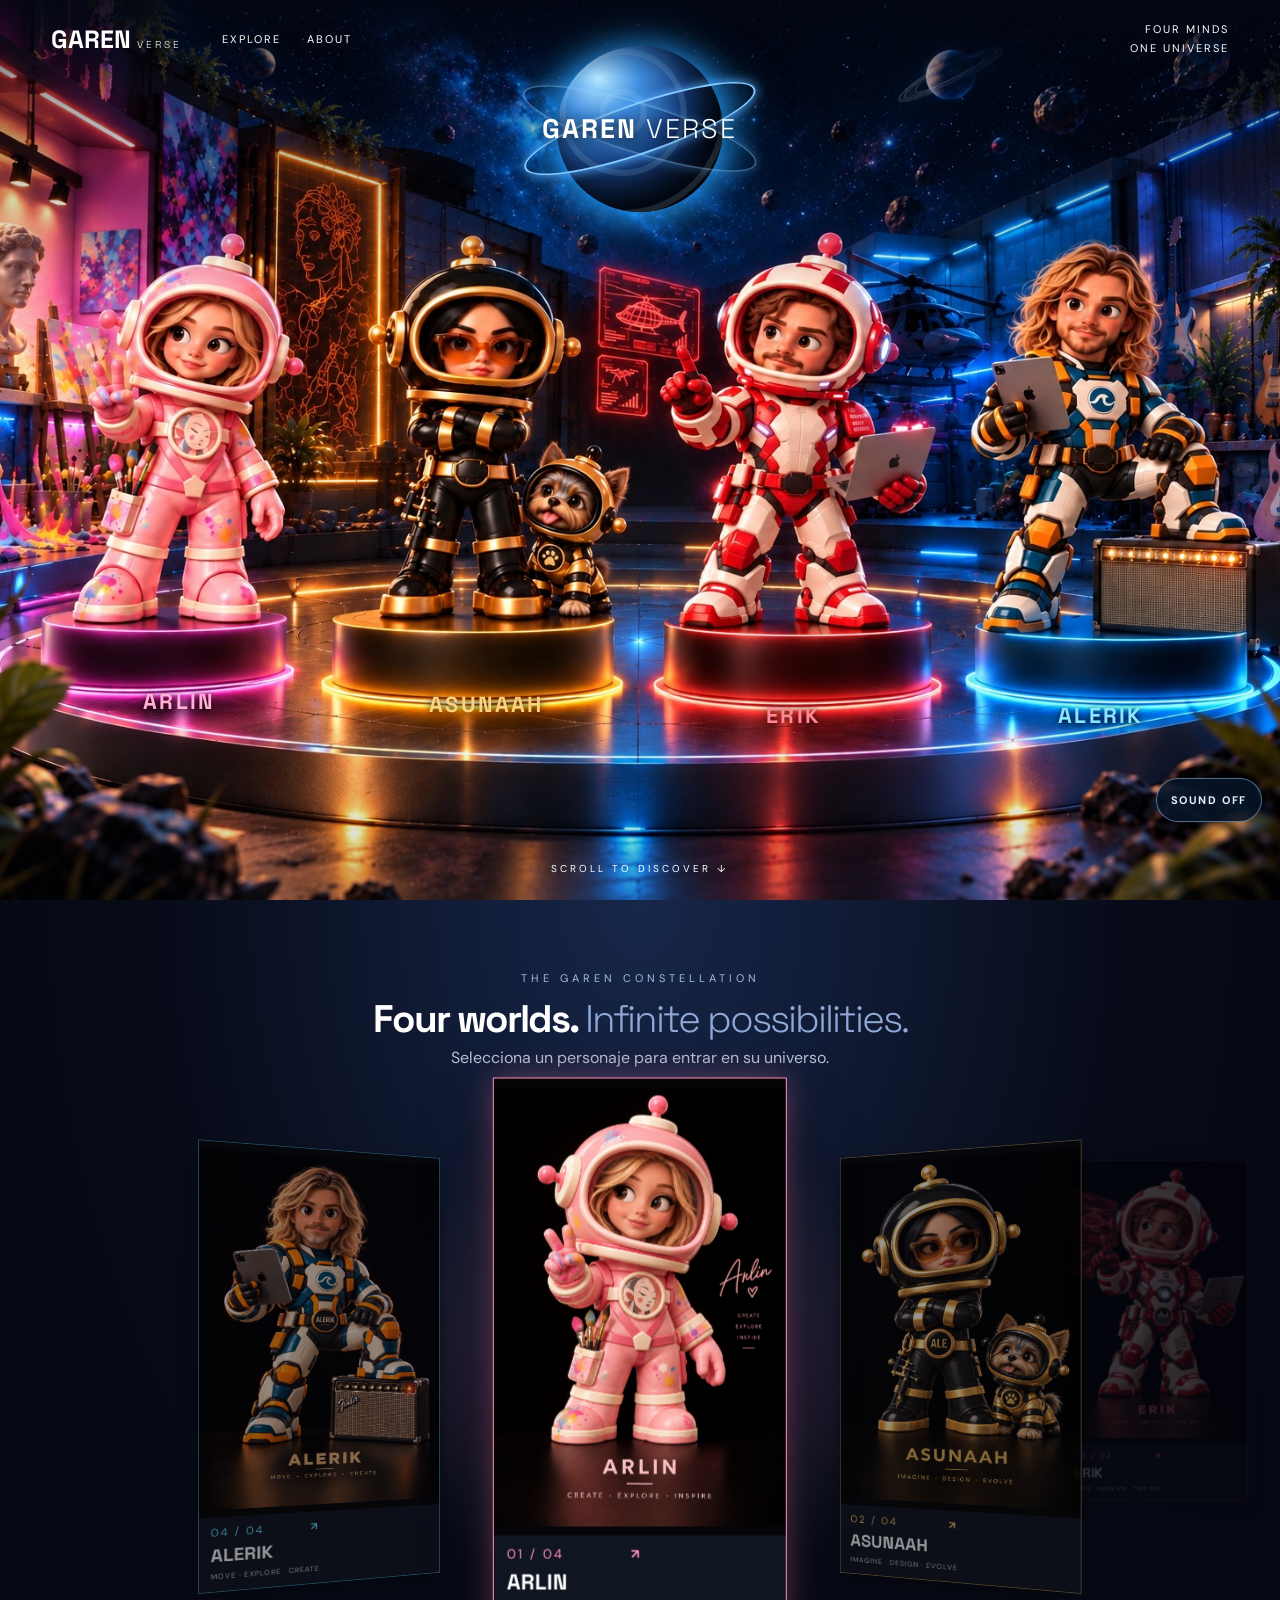
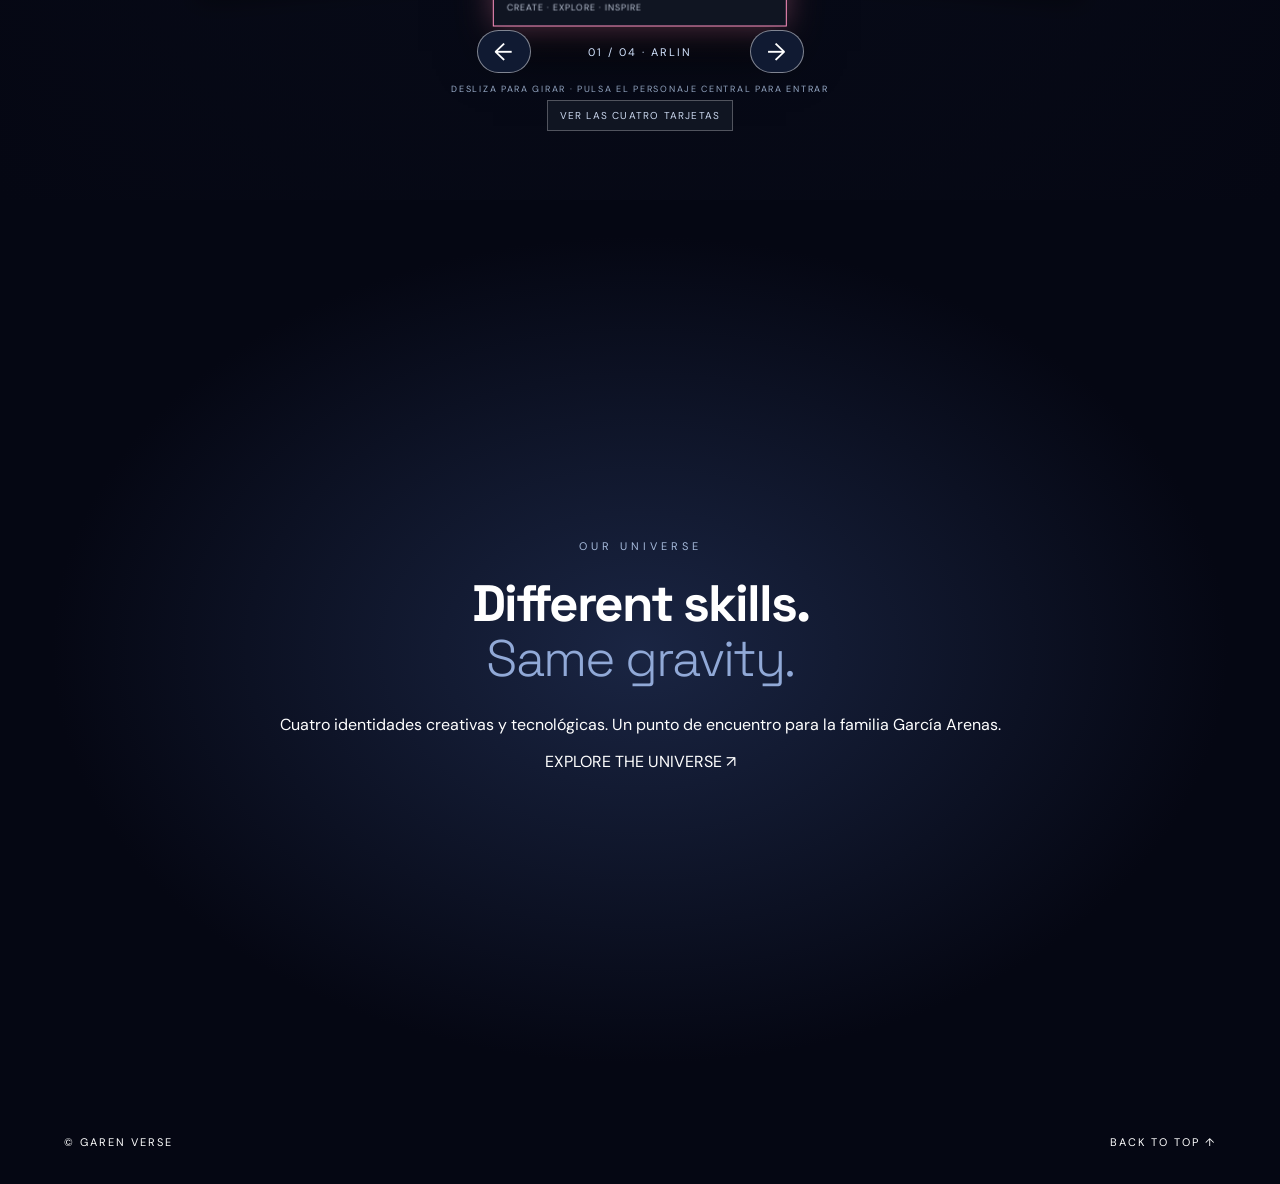
<file: index.html>
<!doctype html>
<html lang="es">
<head>
  <meta charset="utf-8">
  <meta name="viewport" content="width=device-width, initial-scale=1">
  <meta name="theme-color" content="#050713">
  <title>GAREN VERSE · Four Minds. One Universe.</title>
  <link rel="stylesheet" href="style.css?v=160">
<link rel="stylesheet" href="audio.css?v=17">
</head>
<body>
  <header>
    <a href="#home" class="logo" aria-label="GAREN VERSE, volver al inicio">GAREN <small>VERSE</small></a>
    <nav aria-label="Navegación principal"><a href="#explore">EXPLORE</a><a href="#about">ABOUT</a></nav>
    <span>FOUR MINDS<br>ONE UNIVERSE</span>
  </header>
  <main>
    <section id="home" class="hero" aria-label="Selecciona tu universo">
      <div class="stage" aria-hidden="true"></div>
      <div class="planet" aria-hidden="true"><div class="sphere"></div><div class="ring"></div><div class="ring ring2"></div><h1>GAREN <em>VERSE</em></h1></div>
      <div class="focus" aria-hidden="true"></div>
      <div class="labels" aria-hidden="true"><span>ARLIN</span><span>ASUNAAH</span><span>ERIK</span><span>ALERIK</span></div>
      <div class="hotspots" aria-label="Seleccionar universo"><button data-world="arlin" aria-label="Entrar en ARLIN"></button><button data-world="asunaah" aria-label="Entrar en ASUNAAH"></button><button data-world="erik" aria-label="Entrar en el universo de ERIK"></button><button data-world="alerik" aria-label="Entrar en ALERIK"></button></div>
      <a class="scroll" href="#explore">SCROLL TO DISCOVER ↓</a>
    </section>
    <section id="explore"><div class="intro"><p>THE GAREN CONSTELLATION</p><h2>Four worlds. <em>Infinite possibilities.</em></h2><p>Selecciona un personaje para entrar en su universo.</p></div><div class="orbit-shell" id="orbit-shell" aria-label="Selector orbital de universos">
  <div class="orbit-halo" aria-hidden="true"></div>
  <div class="cards orbit-cards" id="cards" aria-label="Personajes; usa las flechas para cambiar de selección"></div>
  <div class="orbit-controls" aria-label="Controles de la constelación">
    <button type="button" id="orbit-prev" class="orbit-arrow" aria-label="Personaje anterior">←</button>
    <span id="orbit-status" class="orbit-status" aria-live="polite"></span>
    <button type="button" id="orbit-next" class="orbit-arrow" aria-label="Personaje siguiente">→</button>
  </div>
  <p class="orbit-hint">DESLIZA PARA GIRAR · PULSA EL PERSONAJE CENTRAL PARA ENTRAR</p>
  <button type="button" id="orbit-layout" class="orbit-layout" aria-pressed="false">VER LAS CUATRO TARJETAS</button>
</div></section>
    <section id="about"><p>OUR UNIVERSE</p><h2 class="about-heartbeat"><span class="heartbeat-primary">Different skills.</span><br><em class="heartbeat-secondary">Same gravity.</em></h2><p>Cuatro identidades creativas y tecnológicas. Un punto de encuentro para la familia García Arenas.</p><a href="#explore">EXPLORE THE UNIVERSE ↗</a></section>
  </main>
  <footer><span>© GAREN VERSE</span><a href="#home">BACK TO TOP ↑</a></footer>
  <section id="world" hidden aria-label="Universo del personaje" aria-modal="true" role="dialog">
    <button id="back" type="button">← BACK TO GAREN VERSE</button>
    <div class="world-layout"><div class="world-copy">
      <p class="world-kicker">WELCOME TO THE UNIVERSE OF</p>
      <h2 id="world-name"></h2><p id="world-tag"></p><p id="world-desc"></p>
      <div id="world-portal-slot" aria-live="polite"></div>
    </div><img id="world-img" alt=""></div>
  </section>
  <div id="flash" aria-hidden="true"></div>
  <script src="app.js?v=162" defer></script> 
  <script src="audio.js?v=171" defer></script>
</body>
</html>
</file>
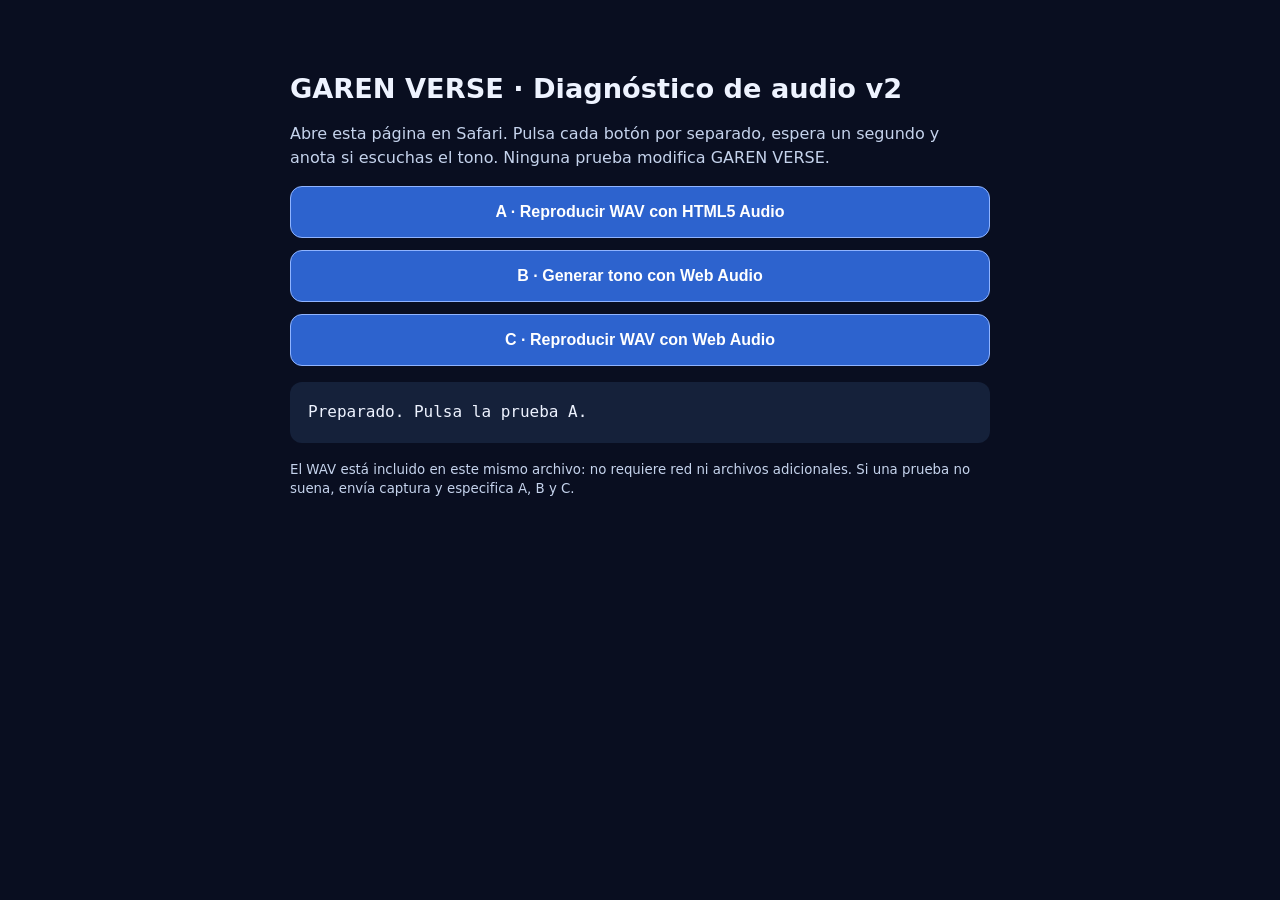
<file: audio-test-v2.html>
<!doctype html><html lang="es"><head><meta charset="utf-8"><meta name="viewport" content="width=device-width,initial-scale=1"><title>GAREN VERSE · Audio diagnostic v2</title><style>body{margin:0;background:#090e20;color:#eef3ff;font:16px system-ui,-apple-system,sans-serif}main{max-width:700px;margin:35px auto;padding:20px}h1{font-size:1.7rem}p{color:#c5d3ec;line-height:1.5}button{display:block;width:100%;padding:16px;margin:12px 0;background:#2d63ce;color:white;border:1px solid #90b4ff;border-radius:12px;font-size:1rem;font-weight:650}pre{white-space:pre-wrap;overflow-wrap:anywhere;background:#15213a;padding:18px;border-radius:12px;line-height:1.55}label{display:block;margin-top:20px}small{color:#c5d3ec}</style></head><body><main><h1>GAREN VERSE · Diagnóstico de audio v2</h1><p>Abre esta página en Safari. Pulsa cada botón por separado, espera un segundo y anota si escuchas el tono. Ninguna prueba modifica GAREN VERSE.</p><button id="html">A · Reproducir WAV con HTML5 Audio</button><button id="osc">B · Generar tono con Web Audio</button><button id="decoded">C · Reproducir WAV con Web Audio</button><pre id="log" role="status" aria-live="polite">Preparado. Pulsa la prueba A.</pre><small>El WAV está incluido en este mismo archivo: no requiere red ni archivos adicionales. Si una prueba no suena, envía captura y especifica A, B y C.</small><script>
'use strict';
const wav='[data-uri]';
const log=document.querySelector('#log');
let ctx;
const say=s=>{log.textContent+='\n'+s;};
const getCtx=()=>{const Cls=window.AudioContext||window.webkitAudioContext;if(!Cls)throw new Error('AudioContext no disponible');return ctx ||=new Cls();};
const resume=async c=>{say('Estado inicial: '+c.state);await c.resume();say('Estado tras resume(): '+c.state);};
document.querySelector('#html').onclick=async()=>{log.textContent='A · HTML5 Audio';try{const a=new Audio(wav);a.volume=1;await a.play();say('play() resuelto; paused='+a.paused+'; volumen='+a.volume);a.onended=()=>say('Reproducción terminada');a.onerror=()=>say('Error HTML5: '+(a.error?.message||'desconocido'));}catch(e){say('ERROR: '+e.name+': '+e.message);}};
document.querySelector('#osc').onclick=async()=>{log.textContent='B · Oscilador Web Audio';try{const c=getCtx();const o=c.createOscillator(),g=c.createGain();o.type='sine';o.frequency.value=440;g.gain.value=.35;o.connect(g).connect(c.destination);const t=c.currentTime+.05;o.start(t);o.stop(t+.7);await resume(c);say('Oscilador programado; sampleRate='+c.sampleRate);o.onended=()=>say('Oscilador finalizado; estado='+c.state);}catch(e){say('ERROR: '+e.name+': '+e.message);}};
document.querySelector('#decoded').onclick=async()=>{log.textContent='C · WAV decodificado Web Audio';try{const c=getCtx();const data=await(await fetch(wav)).arrayBuffer();const decoded=await c.decodeAudioData(data);say('WAV decodificado: '+decoded.duration.toFixed(2)+' s');const source=c.createBufferSource(),g=c.createGain();source.buffer=decoded;g.gain.value=1;source.connect(g).connect(c.destination);source.start();await resume(c);say('BufferSource iniciado; estado='+c.state);source.onended=()=>say('BufferSource finalizado');}catch(e){say('ERROR: '+e.name+': '+e.message);}};
</script></main></body></html>
</file>
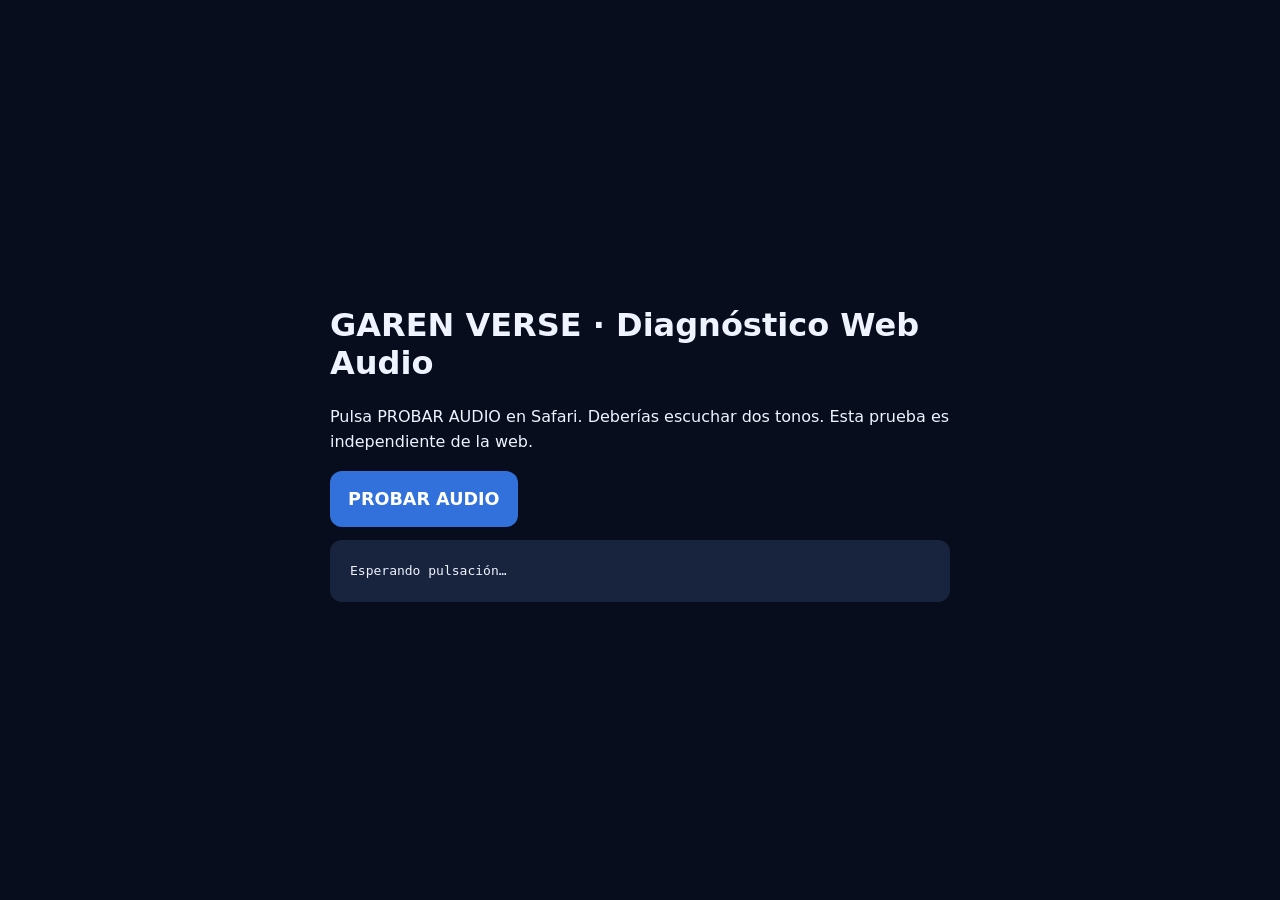
<file: audio-test.html>
<!doctype html>
<html lang="es"><head><meta charset="utf-8"><meta name="viewport" content="width=device-width,initial-scale=1"><title>GAREN VERSE · Diagnóstico de audio</title><style>body{font-family:system-ui;background:#080d1d;color:#eef3ff;margin:0;min-height:100vh;display:grid;place-items:center}main{width:min(620px,90vw)}button{font:700 1.1rem system-ui;padding:18px;border:0;border-radius:12px;background:#3271db;color:white}pre{white-space:pre-wrap;overflow-wrap:anywhere;background:#18243d;padding:20px;border-radius:12px;line-height:1.7}p{line-height:1.6}</style></head><body><main><h1>GAREN VERSE · Diagnóstico Web Audio</h1><p>Pulsa PROBAR AUDIO en Safari. Deberías escuchar dos tonos. Esta prueba es independiente de la web.</p><button id="test">PROBAR AUDIO</button><pre id="status" role="status" aria-live="polite">Esperando pulsación…</pre></main><script>
(()=>{'use strict';const btn=document.getElementById('test'),out=document.getElementById('status');let ctx;const log=x=>out.textContent+='\n'+x;btn.addEventListener('click',async()=>{btn.disabled=true;out.textContent='Prueba iniciada por pulsación.';try{const AC=window.AudioContext||window.webkitAudioContext;log('AudioContext disponible: '+!!AC);if(!AC)return;ctx ||= new AC();log('Estado inicial: '+ctx.state);log('Sample rate: '+ctx.sampleRate);const pending=ctx.state==='running'?Promise.resolve():ctx.resume();const start=ctx.currentTime+0.1;for(let i=0;i<2;i++){const t=start+i*.38,osc=ctx.createOscillator(),gain=ctx.createGain();osc.frequency.value=i?660:440;gain.gain.setValueAtTime(.0001,t);gain.gain.exponentialRampToValueAtTime(.17,t+.03);gain.gain.exponentialRampToValueAtTime(.0001,t+.28);osc.connect(gain).connect(ctx.destination);osc.start(t);osc.stop(t+.3)}await Promise.race([pending,new Promise((_,rej)=>setTimeout(()=>rej(new Error('resume() no respondió en 3 segundos')),3000))]);log('Estado tras resume(): '+ctx.state);await new Promise(r=>setTimeout(r,900));log('Estado final: '+ctx.state);log('¿Has escuchado dos tonos? Indícalo al responder.')}catch(e){log('ERROR: '+e.name+': '+e.message)}finally{btn.disabled=false}})})();
</script></body></html>
</file>
<file: style.css>
@import url('https://fonts.googleapis.com/css2?family=DM+Sans:wght@400;700&family=Space+Grotesk:wght@300;700&display=swap');
:root{color-scheme:dark;--bg:#050713}*{box-sizing:border-box}html{scroll-behavior:smooth}body{margin:0;background:var(--bg);color:#fff;font-family:'DM Sans',sans-serif}body.world-open{overflow:hidden}a{color:inherit;text-decoration:none}button{font:inherit;cursor:pointer}a:focus-visible,button:focus-visible{outline:3px solid #a9ddff;outline-offset:4px}
header{position:absolute;z-index:10;inset:0 0 auto;display:flex;align-items:center;gap:40px;padding:20px 4%;background:linear-gradient(#030714b9,transparent)}.logo{font:700 25px 'Space Grotesk',sans-serif;white-space:nowrap}.logo small{font-size:10px;letter-spacing:3px;font-weight:300}nav{display:flex;gap:26px}nav a,header>span{font-size:11px;letter-spacing:2px}header>span{margin-left:auto;text-align:right;line-height:1.7}
.hero{position:relative;height:100svh;min-height:620px;max-height:1100px;overflow:hidden;--accent:#8df;--fx:50%;--fy:60%}.stage{position:absolute;inset:0;background:#030815 url('assets/stage.jpg?v=145') center/cover no-repeat;transform-origin:var(--fx) var(--fy);transition:transform .65s}.hero:after{content:'';position:absolute;inset:0;pointer-events:none;background:linear-gradient(#01061280,transparent 32%,transparent 80%,#01061230)}
.planet{position:absolute;z-index:2;top:1.5%;left:50%;width:clamp(190px,18vw,245px);aspect-ratio:1;transform:translateX(-50%);filter:drop-shadow(0 0 18px #18afff88);pointer-events:none}.sphere{position:absolute;inset:14%;border-radius:50%;background:radial-gradient(circle at 25% 20%,#b5e7ff,#418fe0 22%,#153d7c 48%,#07142d 78%,#020816);box-shadow:inset -20px -20px 35px #000c,0 0 35px #2c9cff}.sphere:after{content:'';position:absolute;inset:0;border-radius:50%;background:repeating-radial-gradient(ellipse at 40% 40%,transparent 0 17px,#c1eaff23 18px 23px,transparent 24px 40px);animation:spin 50s linear infinite}.ring{position:absolute;left:-3%;right:-3%;top:39%;height:22%;border:2px solid #83caff;border-radius:50%;transform:rotate(-19deg);box-shadow:0 0 12px #56aaff;animation:pulse 6s ease-in-out infinite alternate}.ring2{transform:rotate(17deg);opacity:.4}.planet h1{position:absolute;z-index:3;top:50%;left:50%;transform:translate(-50%,-50%);margin:0;white-space:nowrap;font:700 clamp(19px,2.1vw,30px) 'Space Grotesk',sans-serif;letter-spacing:2px;text-shadow:0 2px 15px #000}.planet h1 em{font-style:normal;font-weight:300}
.labels{position:absolute;z-index:4;left:2%;right:2%;bottom:19%;display:grid;grid-template-columns:repeat(4,1fr);text-align:center;pointer-events:none}.labels span{font:700 clamp(12px,1.7vw,24px) 'Space Grotesk',sans-serif;letter-spacing:.1em;text-shadow:0 2px 9px #000}.labels span:nth-child(1){color:#ffb0d4}.labels span:nth-child(2){color:#ffd17c}.labels span:nth-child(3){color:#ff8896}.labels span:nth-child(4){color:#8ce5ff}.hotspots{position:absolute;z-index:5;inset:30% 2% 12%;display:grid;grid-template-columns:repeat(4,1fr)}.hotspots button{border:0;background:transparent}.focus{position:absolute;z-index:4;left:var(--fx);top:var(--fy);width:min(23vw,320px);aspect-ratio:1;transform:translate(-50%,-50%) scale(.7);border:2px solid var(--accent);border-radius:50%;box-shadow:0 0 24px var(--accent);opacity:0;pointer-events:none;transition:opacity .3s,transform .55s}.focus:after{content:'';position:absolute;inset:15%;border:1px solid var(--accent);border-radius:50%;transform:rotate(60deg) scaleY(.45)}.hero.target .focus{opacity:1;transform:translate(-50%,-50%) scale(1)}.hero.launch .focus{transform:translate(-50%,-50%) scale(2.5) rotate(130deg)}.hero.launch .stage{transform:scale(1.13)}.scroll{position:absolute;z-index:6;bottom:25px;left:50%;transform:translateX(-50%);font-size:10px;letter-spacing:3px;white-space:nowrap}
#explore{min-height:100svh;padding:clamp(28px,4svh,56px) 5% 35px;display:flex;flex-direction:column;justify-content:center;text-align:center;background:radial-gradient(ellipse at top,#17274a,#070a17 55%,#050713)}.intro>p:first-child,#about>p:first-child{font-size:11px;letter-spacing:4px;color:#a7bbdc}.intro>p:first-child{margin:0 0 12px}h2{font:700 clamp(34px,4vw,65px)/1.08 'Space Grotesk',sans-serif;letter-spacing:-2px;margin:12px 0}h2 em{font-weight:300;font-style:normal;color:#91a9d7}.intro h2{margin:0 0 12px;font-size:clamp(28px,3.6vw,52px);line-height:1.12}.intro>p:last-child{margin:0 0 20px;color:#b7c1d3}.cards{display:grid;grid-template-columns:repeat(4,minmax(0,1fr));gap:18px;max-width:1450px;width:100%;margin:0 auto}.card{padding:0;min-width:0;text-align:left;color:#fff;background:#101522;border:1px solid #ffffff25;display:flex;flex-direction:column;transition:transform .3s,border-color .3s}.card:hover,.card:focus-visible{transform:translateY(-5px);border-color:var(--accent)}.card img{display:block;width:100%;height:min(49svh,500px);object-fit:contain;object-position:center;background:#000}.card-text{padding:12px 16px;display:flex;flex-direction:column;gap:8px;flex:1}.card-text small{color:var(--accent);letter-spacing:2px}.card-text b{float:right}.card-name{font:700 22px 'Space Grotesk',sans-serif}.card-tag{font-size:10px;letter-spacing:1px;color:#bbc4d5}
#about{min-height:100vh;min-height:100svh;padding:60px 20px;display:flex;flex-direction:column;align-items:center;justify-content:center;text-align:center;background:radial-gradient(#1a2543,#050713 65%)}
#world{position:fixed;z-index:20;inset:0;overflow:auto;background:radial-gradient(ellipse at 70% 50%,color-mix(in srgb,var(--accent),transparent 79%),transparent 50%),#050713}#world[hidden]{display:none}#back{position:absolute;top:32px;left:5%;z-index:2;border:0;background:transparent;color:white;font-size:12px;letter-spacing:2px}.world-layout{min-height:100svh;display:grid;grid-template-columns:1fr 1fr;align-items:center;gap:5%;max-width:1250px;margin:auto;padding:95px 6% 45px}.world-layout h2{font-size:clamp(50px,8vw,112px);color:var(--accent);margin:12px 0}.world-kicker{font-size:12px;letter-spacing:2.5px;color:#a7bbdc}#world-tag{letter-spacing:3px;font-size:12px}#world-desc{max-width:470px;color:#c2c9d9;line-height:1.9;margin:25px 0 14px}.world-layout>img{max-height:75svh;max-width:100%;object-fit:contain;justify-self:center}
/* The portal replaces the old rectangular link. Image and text are a single component. */
#world-portal-slot{margin-top:18px;min-height:185px}.portal-entry{--portal-size:clamp(120px,12vw,174px);display:inline-flex;align-items:center;gap:20px;max-width:100%;color:var(--accent);text-align:left;position:relative;border-radius:20px;padding:6px 12px 6px 0}.portal-active{cursor:pointer}.portal-pending{cursor:default;color:#b8bfce}.portal-visual{display:block;flex:0 0 var(--portal-size);width:var(--portal-size);height:var(--portal-size);position:relative;isolation:isolate}.portal-visual::before{content:'';position:absolute;inset:7%;border-radius:50%;background:var(--accent);filter:blur(22px);opacity:.12;transition:opacity .3s}.portal-visual img{position:relative;display:block;width:100%;height:100%;object-fit:contain;animation:portalFloat 4s ease-in-out infinite;filter:drop-shadow(0 0 7px color-mix(in srgb,var(--accent),transparent 65%))}.portal-copy{display:flex;flex-direction:column;gap:9px;min-width:0;letter-spacing:1.6px}.portal-copy strong{font-size:clamp(11px,1.15vw,15px);line-height:1.45}.portal-copy>span{font-size:11px;letter-spacing:1.1px;color:#d0d4e0}.portal-active .portal-copy>span{color:var(--accent)}.portal-active:focus-visible{outline:3px solid var(--accent);outline-offset:3px}.portal-active.portal-activating .portal-visual img{animation:none;transform:scale(.95);filter:drop-shadow(0 0 20px var(--accent))}.portal-active.portal-activating .portal-visual::before{opacity:.65}
@media(hover:hover) and (pointer:fine){.portal-active:hover .portal-visual::before{opacity:.48}.portal-active:hover .portal-visual img{animation:none;transform:translateY(-6px) scale(1.045);filter:drop-shadow(0 0 16px var(--accent));transition:transform .3s ease,filter .3s ease}.portal-active:hover .portal-copy strong{text-shadow:0 0 12px var(--accent)}}
#flash{position:fixed;inset:0;z-index:30;pointer-events:none;opacity:0;background:#07101d;clip-path:circle(0 at var(--lx,50%) var(--ly,50%));transition:clip-path .55s,opacity .55s}#flash.on{opacity:.93;clip-path:circle(150% at var(--lx,50%) var(--ly,50%))}
@keyframes spin{to{transform:rotate(360deg)}}@keyframes pulse{to{opacity:.5}}@keyframes portalFloat{0%,100%{transform:translateY(0)}50%{transform:translateY(-4px)}}
@media(max-width:800px){header{gap:15px}nav{gap:12px}header>span{display:none}.hero{height:76svh;min-height:490px}.planet{width:220px}.cards{grid-template-columns:repeat(2,minmax(0,1fr))}.card img{height:clamp(180px,38svh,340px)}.world-layout{grid-template-columns:1fr;text-align:center}.world-layout>img{max-height:45svh;margin:auto}.portal-entry{text-align:left}.portal-visual{--portal-size:150px}}
@media(max-width:600px){#explore{min-height:auto}.cards{gap:10px}.card-text{padding:10px}.card-name{font-size:17px}.card img{height:clamp(185px,36svh,310px)}.planet{top:3%;width:160px}.world-layout{padding:95px 5% 40px}.world-layout h2{font-size:clamp(44px,14vw,70px)}#world-portal-slot{min-height:155px}.portal-visual{--portal-size:130px}.portal-entry{gap:12px}.portal-copy strong{font-size:11px}}
@media(max-width:480px){header{flex-wrap:wrap}.logo{font-size:20px}nav{margin-left:auto;gap:9px}.hero{height:75svh;min-height:440px}.stage{background-size:auto 100%}.planet h1{font-size:18px}.labels{display:none}.hotspots{inset:auto 2% 7%;height:52px;gap:4px}.hotspots button{border-radius:12px;background:#050b1dcc;border:1px solid #6bf;color:white;font-size:10px}.hotspots button:nth-child(1):before{content:'ARLIN'}.hotspots button:nth-child(2):before{content:'ASUNAAH'}.hotspots button:nth-child(3):before{content:'ERIK'}.hotspots button:nth-child(4):before{content:'ALERIK'}.scroll{display:none}}
@media(max-height:650px) and (min-width:801px){.card img{height:42svh}.intro h2{font-size:32px}.portal-visual{--portal-size:130px}#world-portal-slot{min-height:145px}}
@media(prefers-reduced-motion:reduce){*,*::before,*::after{animation:none!important;transition:none!important;scroll-behavior:auto!important}.portal-active:hover .portal-visual img{transform:none}}

/* GAREN VERSE 1.5.5 — Alineación independiente de rótulos sobre los pedestales.
   La imagen de fondo y las zonas interactivas permanecen intactas. */
.labels span:nth-child(1){transform:translateY(-14px)}
.labels span:nth-child(2){transform:translateY(-11px)}
.labels span:nth-child(3),.labels span:nth-child(4){transform:translateY(0)}

/* Halo cálido expansivo. Las capas radiales hacen visible la luz en el fondo oscuro,
   no solo alrededor de los contornos de las letras. */
#about .about-heartbeat{position:relative;isolation:isolate}
#about .about-heartbeat .heartbeat-primary,
#about .about-heartbeat .heartbeat-secondary{
  position:relative;display:inline-block;transform-origin:center;
  z-index:0;backface-visibility:hidden;
}
#about .about-heartbeat .heartbeat-primary::before,
#about .about-heartbeat .heartbeat-secondary::before{
  content:"";position:absolute;z-index:-1;pointer-events:none;
  inset:-38% -16%;border-radius:50%;opacity:0;
  background:radial-gradient(ellipse at center,
    rgba(255,233,155,.70) 0%,rgba(255,198,78,.48) 23%,
    rgba(246,166,52,.23) 48%,transparent 75%);
  filter:blur(22px);transform:scale(.83);
}
#about .heartbeat-primary{animation:garen-heartbeat-primary 3.4s ease-in-out infinite}
#about .heartbeat-secondary{animation:garen-heartbeat-secondary 3.4s ease-in-out infinite}
#about .heartbeat-primary::before{animation:garen-gold-aura-primary 3.4s ease-in-out infinite}
#about .heartbeat-secondary::before{animation:garen-gold-aura-secondary 3.4s ease-in-out infinite}
@keyframes garen-heartbeat-primary{
  0%,12%,35%,100%{transform:scale(1);text-shadow:none}
  18%,23%{transform:scale(1.027);text-shadow:0 0 9px #fff0bf,0 0 25px #ffcf70,0 0 48px rgba(255,188,65,.9),0 0 80px rgba(245,162,40,.65)}
  30%{transform:scale(1.008);text-shadow:0 0 13px rgba(255,210,100,.42)}
}
@keyframes garen-heartbeat-secondary{
  0%,25%,52%,100%{transform:scale(1);text-shadow:none}
  34%,39%{transform:scale(1.028);text-shadow:0 0 10px #fff0bc,0 0 27px #ffd073,0 0 54px rgba(255,187,65,.9),0 0 85px rgba(245,164,39,.68)}
  46%{transform:scale(1.008);text-shadow:0 0 15px rgba(255,212,107,.45)}
}
@keyframes garen-gold-aura-primary{
  0%,12%,35%,100%{opacity:0;transform:scale(.83)}
  18%,23%{opacity:1;transform:scale(1.13)}
  30%{opacity:.25;transform:scale(1.28)}
}
@keyframes garen-gold-aura-secondary{
  0%,25%,52%,100%{opacity:0;transform:scale(.83)}
  34%,39%{opacity:1;transform:scale(1.16)}
  46%{opacity:.25;transform:scale(1.3)}
}
@media(prefers-reduced-motion:reduce){
  #about .heartbeat-primary,#about .heartbeat-secondary,
  #about .heartbeat-primary::before,#about .heartbeat-secondary::before{
    animation:none!important;transform:none!important;text-shadow:none!important;
  }
  #about .heartbeat-primary::before,#about .heartbeat-secondary::before{opacity:0!important}
}

/* GAREN VERSE 1.6 — ORBITAL EXPLORE; scoped exclusively to the Explore section. */
#explore{min-height:100svh;min-height:100dvh;overflow:hidden;padding:clamp(18px,2.5svh,34px) 3.5% 20px;justify-content:center}
#explore .intro h2{font-size:clamp(26px,3vw,43px);margin-bottom:7px}
#explore .intro>p:last-child{margin-bottom:9px}
.orbit-shell{position:relative;max-width:1450px;width:100%;margin:0 auto;isolation:isolate;--orbit-accent:#ff91c0}
.orbit-halo{position:absolute;pointer-events:none;left:50%;top:42%;width:min(72vw,750px);height:min(50vw,460px);transform:translate(-50%,-50%);background:radial-gradient(ellipse,color-mix(in srgb,var(--orbit-accent),transparent 80%),transparent 68%);filter:blur(28px);opacity:.75;transition:background .5s}
#explore .orbit-cards{position:relative;display:block;width:100%;height:clamp(390px,61svh,610px);max-width:none;perspective:1300px;touch-action:pan-y;user-select:none;-webkit-user-select:none;overflow:visible}
#explore .orbit-cards .card{position:absolute;left:50%;top:50%;width:clamp(190px,23vw,315px);height:min(100%,590px);max-height:100%;display:flex;transform:translate(-50%,-50%) translateX(var(--orbit-x,0px)) translateY(var(--orbit-y,0px)) scale(var(--orbit-scale,1)) rotateY(var(--orbit-angle,0deg));opacity:var(--orbit-opacity,1);z-index:var(--orbit-z,2);filter:brightness(var(--orbit-brightness,1));border-color:color-mix(in srgb,var(--accent),transparent 50%);box-shadow:0 12px 32px #0008;transition:transform .62s cubic-bezier(.2,.75,.2,1),opacity .5s,filter .5s,border-color .3s,box-shadow .3s;backface-visibility:hidden;-webkit-backface-visibility:hidden;overflow:hidden;cursor:pointer}
#explore .orbit-cards .card[data-orbit-position="0"]{border-color:var(--accent);box-shadow:0 0 30px color-mix(in srgb,var(--accent),transparent 66%),0 25px 50px #000b}
#explore .orbit-cards .card:hover{border-color:var(--accent)}
#explore .orbit-cards .card:focus-visible{outline:3px solid #d5f5ff;outline-offset:5px}
#explore .orbit-cards .card img{height:0;min-height:0;flex:1 1 auto;object-fit:contain;object-position:center;background:#050508;pointer-events:none}
#explore .orbit-cards .card-text{flex:0 0 auto;gap:6px;padding:10px 13px 12px;background:#101522;pointer-events:none}
#explore .orbit-cards .card-name{font-size:clamp(17px,1.7vw,23px)}
#explore .orbit-cards .card-tag{font-size:9px}
.orbit-controls{display:flex;justify-content:center;align-items:center;gap:22px;margin-top:4px;position:relative;z-index:6}
.orbit-arrow{height:43px;width:54px;border:1px solid #ffffff77;background:#101a32;color:white;border-radius:24px;font-size:24px;transition:background .2s,border-color .2s}
.orbit-arrow:hover,.orbit-arrow:focus-visible{background:#24365b;border-color:#b9dcff}
.orbit-status{min-width:175px;text-align:center;font-size:11px;letter-spacing:2px;color:#d3e4ff}
.orbit-hint{margin:10px 0 5px;font-size:9px;letter-spacing:1.7px;color:#9baecb}
.orbit-layout{position:relative;z-index:6;padding:8px 12px;border:1px solid #ffffff45;background:#101522;color:#cbd8ef;font-size:10px;letter-spacing:1.2px}
/* Accessible grid fallback, also available on demand. */
#explore .orbit-shell.is-grid .orbit-halo{display:none}
#explore .orbit-shell.is-grid .orbit-cards{display:grid;grid-template-columns:repeat(4,minmax(0,1fr));gap:14px;height:auto;min-height:0;perspective:none;touch-action:auto}
#explore .orbit-shell.is-grid .orbit-cards .card{position:relative;left:auto;top:auto;width:100%;height:min(59svh,570px);transform:none!important;opacity:1!important;filter:none!important;z-index:auto!important}
#explore .orbit-shell.is-grid .orbit-controls,#explore .orbit-shell.is-grid .orbit-hint{display:none}
@media(max-width:800px){#explore .orbit-cards .card{width:clamp(190px,37vw,280px)}#explore .orbit-shell.is-grid .orbit-cards{grid-template-columns:repeat(2,minmax(0,1fr))}#explore .orbit-shell.is-grid .orbit-cards .card{height:380px}}
@media(max-width:600px){#explore{min-height:100svh;padding:40px 3% 25px}#explore .intro h2{font-size:clamp(25px,7vw,36px)}#explore .orbit-cards{height:clamp(350px,55svh,520px)}#explore .orbit-cards .card{width:clamp(190px,62vw,275px)}.orbit-hint{font-size:8px}#explore .orbit-shell.is-grid .orbit-cards{gap:8px}#explore .orbit-shell.is-grid .orbit-cards .card{height:310px}}
@media(max-height:650px) and (min-width:801px){#explore .orbit-cards{height:clamp(290px,55svh,410px)}#explore .intro h2{font-size:30px}#explore .intro>p:last-child{margin-bottom:4px}.orbit-hint{margin:4px 0}}
@media(prefers-reduced-motion:reduce){#explore .orbit-cards .card{transition:none!important}.orbit-halo{transition:none!important}}

/* GAREN VERSE — Restauración del footer */
footer {
  min-height: 70px;
  padding: 20px 5%;
  display: flex;
  align-items: center;
  justify-content: space-between;
  gap: 20px;
  position: relative;
  z-index: 2;
}

footer span,
footer a {
  font-size: 11px;
  letter-spacing: 2px;
}

footer a {
  display: inline-flex;
  align-items: center;
  min-height: 44px;
  cursor: pointer;
  white-space: nowrap;
}

footer a:hover {
  color: #a9ddff;
}
</file>
<file: audio.css>
/* GAREN VERSE 1.7: single, accessible sound control. */
#garen-sound-toggle{position:fixed;right:18px;bottom:78px;z-index:45;padding:11px 14px;min-height:44px;border:1px solid #a9ddff77;border-radius:30px;background:#071326e8;color:#e2f4ff;font:700 11px 'DM Sans',sans-serif;letter-spacing:1.6px;box-shadow:0 3px 20px #0007;cursor:pointer}
#garen-sound-toggle[aria-pressed="true"]{border-color:#a9ddff;box-shadow:0 0 15px #57b8ff55}
#garen-sound-toggle:focus-visible{outline:3px solid #a9ddff;outline-offset:3px}
@media(max-width:600px){#garen-sound-toggle{right:10px;bottom:65px;padding:9px 11px}}
</file>
